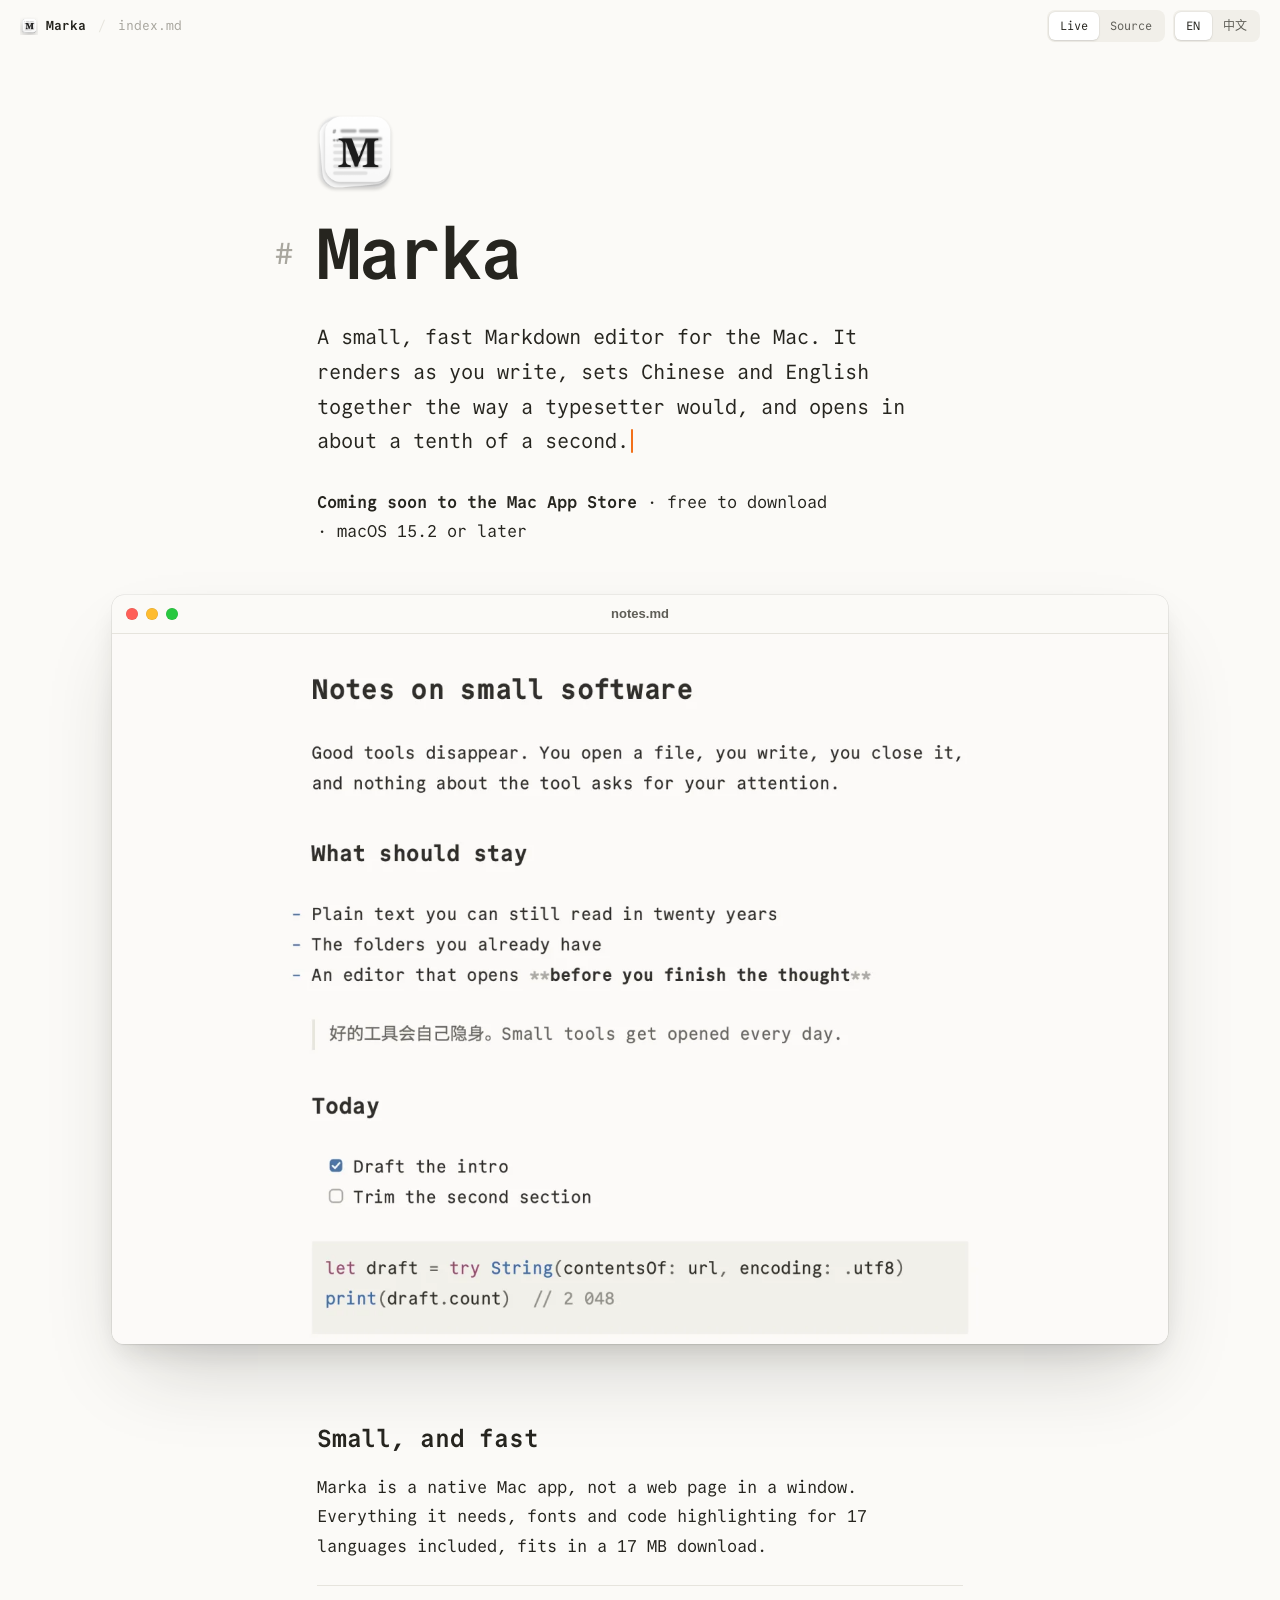
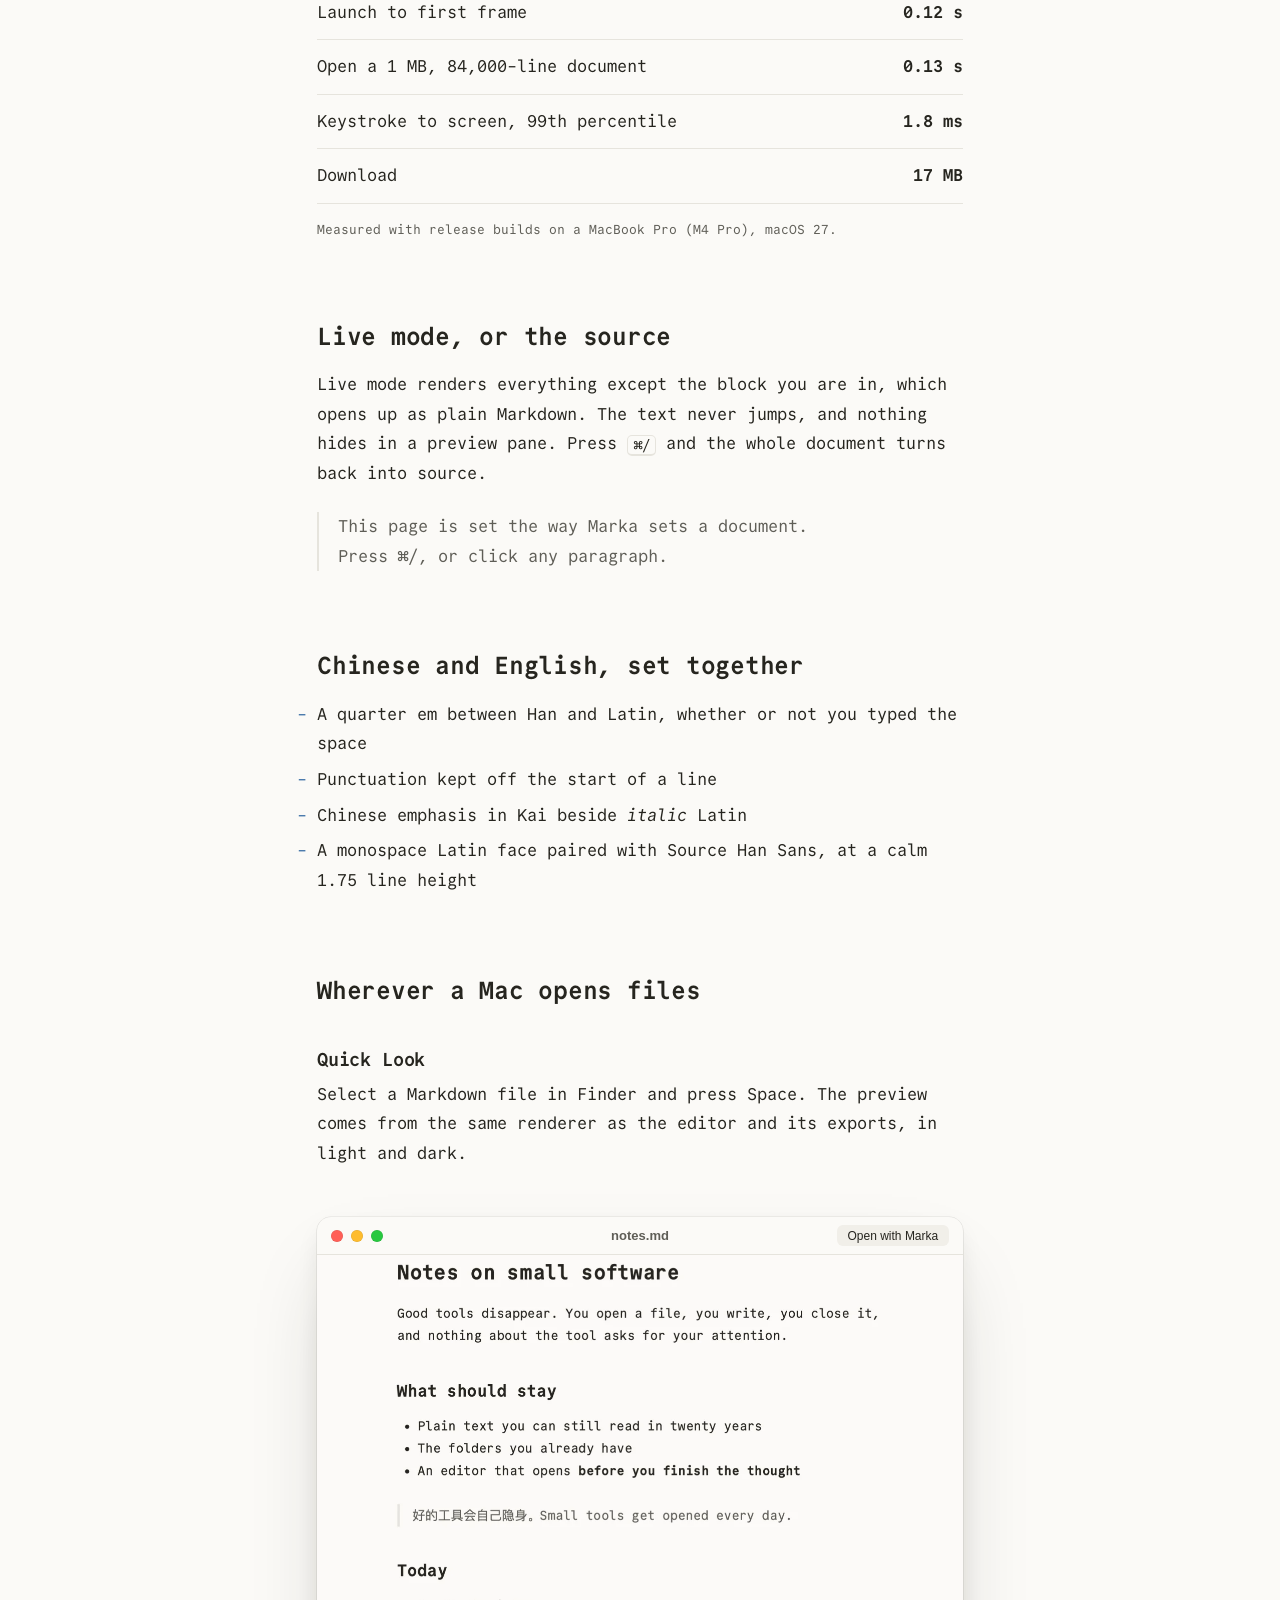
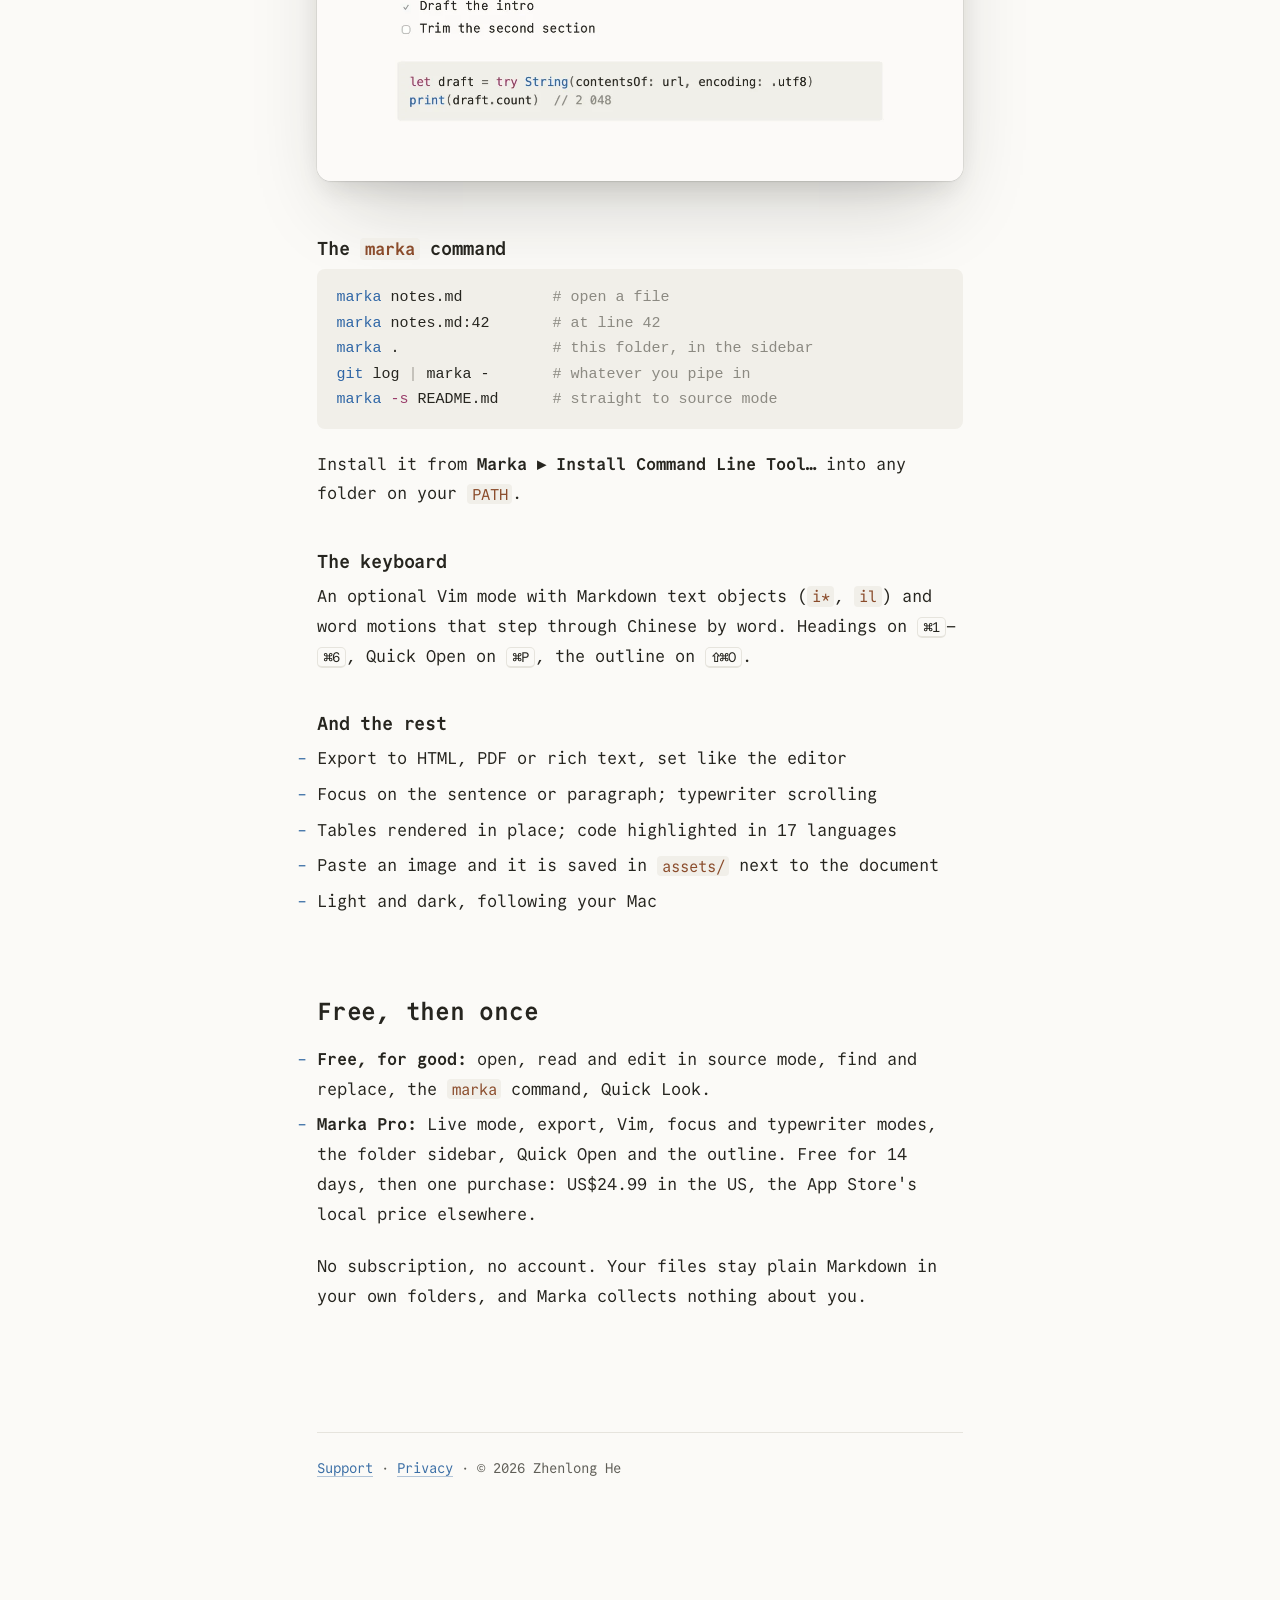
<file: index.html>
<!DOCTYPE html>
<html lang="en" data-mode="live">
<head>
<meta charset="utf-8">
<meta name="viewport" content="width=device-width, initial-scale=1">
<title>Marka — a small, fast Markdown editor for Mac</title>
<meta name="description" content="Marka renders Markdown as you write, sets Chinese and English together, and opens in about a tenth of a second. Native, 17 MB, no subscription.">
<meta name="color-scheme" content="light dark">
<meta name="theme-color" content="#FBFAF7" media="(prefers-color-scheme: light)">
<meta name="theme-color" content="#1B1B1D" media="(prefers-color-scheme: dark)">
<meta property="og:title" content="Marka — a small, fast Markdown editor for Mac">
<meta property="og:description" content="Marka renders Markdown as you write, sets Chinese and English together, and opens in about a tenth of a second. Native, 17 MB, no subscription.">
<meta property="og:image" content="https://zhenlonghe.github.io/marka/icon.png">
<link rel="icon" href="favicon.png" type="image/png">
<link rel="apple-touch-icon" href="icon.png">
<link rel="preload" href="fonts/CommitMono-400.woff2" as="font" type="font/woff2" crossorigin>
<link rel="stylesheet" href="site.css">
<script>
  // Before first paint: the visitor's language, so the other one never flashes.
  (function () {
    var lang;
    try { lang = localStorage.getItem("marka.lang"); } catch (e) {}
    var query = /[?&]lang=(en|zh)/.exec(location.search);
    if (query) lang = query[1];
    if (!lang) lang = /^zh/i.test((navigator.languages || [navigator.language])[0] || "") ? "zh" : "en";
    document.documentElement.dataset.lang = lang;
    document.documentElement.lang = lang === "zh" ? "zh-Hans" : "en";
  })();
</script>
</head>
<body>
<!--
THESIS: The page is a Marka document in Live mode; ⌘/ turns the whole page back into its Markdown. Refuses the hero-screenshot-plus-feature-grid.
OWN-WORLD: Marka's own editor: paper #FBFAF7 / ink #26251F (dark #1B1B1D / #DAD8D2), markup grey #A8A69E, accent #3A6EA5, orange caret #F2701A; Commit Mono with Noto Sans SC at 17/1.75 on a 38em measure; syntax hanging in the gutter; macOS window and Quick Look frames around real renders.
STORY: A writer sees what Marka is (small, fast, native, bilingual typesetting), proves Live mode on the page itself, sees Finder and terminal fit, reads the honest price.
FIRST VIEWPORT: Icon, "# Marka" large, the one-sentence pitch ending in a blinking caret, the App Store line, then the real editor window rising into view; top right: Live/Source and EN/中文; bottom right: the word-count status bar.
FORM: Candidate 1 of 7 on the ordered list ("this page is a Marka document"); seed adb9ee64.
FINISH: unreviewed and undocumented is unfinished; this build ends with the finish review, the verdict, DESIGN.md, and every shipping raster carrying its provenance
-->
<header class="chrome">
  <a class="home" href="./"><img src="favicon.png" alt="" width="18" height="18"><span>Marka</span></a>
  <span class="file">index.md</span>
  <div class="controls">
    <div class="segmented" role="group" aria-label="View" data-label-en="View" data-label-zh="视图">
      <button type="button" data-mode="live" aria-pressed="true">Live</button>
      <button type="button" data-mode="source" aria-pressed="false" data-en="Source" data-zh="源码">Source</button>
    </div>
    <div class="segmented" role="group" aria-label="Language">
      <button type="button" data-set-lang="en" lang="en" aria-pressed="true">EN</button>
      <button type="button" data-set-lang="zh" lang="zh-Hans" aria-pressed="false">中文</button>
    </div>
  </div>
</header>

<main id="document">
<article lang="en" data-lang="en" data-title="Marka — a small, fast Markdown editor for Mac" data-description="Marka renders Markdown as you write, sets Chinese and English together, and opens in about a tenth of a second. Native, 17 MB, no subscription.">
<div class="block image"><p class="src"><span class="m">![Marka app icon](icon.png)</span></p><figure class="icon"><img src="icon.png" alt="Marka app icon" width="128" height="128"></figure></div>
<h1 class="block" id="marka"><span class="m hang"># </span>Marka</h1>
<p class="block">A small, fast Markdown editor for the Mac. It renders as you write, sets Chinese and English together the way a typesetter would, and opens in about a tenth of a second.<span class="caret" aria-hidden="true"></span></p>
<p class="block"><strong><span class="m">**</span>Coming soon to the Mac App Store<span class="m">**</span></strong> · free to download · macOS 15.2 or later</p>
<div class="block image"><p class="src"><span class="m">![Marka in Live mode, editing notes.md](shots/editor-en.webp)</span></p><figure class="window"><div class="bar"><span class="lights" aria-hidden="true"><i></i><i></i><i></i></span><span class="name">notes.md</span></div><picture><source srcset="shots/editor-en-dark.webp" media="(prefers-color-scheme: dark)"><img src="shots/editor-en-light.webp" alt="Marka in Live mode, editing notes.md" width="1560" height="1050" loading="lazy" decoding="async"></picture></figure></div>
<h2 class="block" id="small-and-fast"><span class="m hang">## </span>Small, and fast</h2>
<p class="block">Marka is a native Mac app, not a web page in a window. Everything it needs, fonts and code highlighting for 17 languages included, fits in a 17 MB download.</p>
<div class="block table"><table><thead><tr><th style="text-align:left"></th><th style="text-align:right"></th></tr></thead><tbody><tr><td style="text-align:left">Launch to first frame</td><td style="text-align:right">0.12 s</td></tr><tr><td style="text-align:left">Open a 1 MB, 84,000-line document</td><td style="text-align:right">0.13 s</td></tr><tr><td style="text-align:left">Keystroke to screen, 99th percentile</td><td style="text-align:right">1.8 ms</td></tr><tr><td style="text-align:left">Download</td><td style="text-align:right">17 MB</td></tr></tbody></table><pre class="src m">| | |
|---|---:|
| Launch to first frame | 0.12 s |
| Open a 1 MB, 84,000-line document | 0.13 s |
| Keystroke to screen, 99th percentile | 1.8 ms |
| Download | 17 MB |</pre></div>
<p class="block note">Measured with release builds on a MacBook Pro (M4 Pro), macOS 27.</p>
<h2 class="block" id="live-mode-or-the-source"><span class="m hang">## </span>Live mode, or the source</h2>
<p class="block">Live mode renders everything except the block you are in, which opens up as plain Markdown. The text never jumps, and nothing hides in a preview pane. Press <kbd>⌘/</kbd> and the whole document turns back into source.</p>
<blockquote class="block"><p><span class="m hang">&gt; </span>This page is set the way Marka sets a document.<br><span class="m hang">&gt; </span>Press ⌘/, or click any paragraph.</p></blockquote>
<h2 class="block" id="chinese-and-english-set-together"><span class="m hang">## </span>Chinese and English, set together</h2>
<ul class="block"><li><span class="m hang bullet">- </span>A quarter em between Han and Latin, whether or not you typed the space</li><li><span class="m hang bullet">- </span>Punctuation kept off the start of a line</li><li><span class="m hang bullet">- </span>Chinese emphasis in Kai beside <em><span class="m">*</span>italic<span class="m">*</span></em> Latin</li><li><span class="m hang bullet">- </span>A monospace Latin face paired with Source Han Sans, at a calm 1.75 line height</li></ul>
<h2 class="block" id="wherever-a-mac-opens-files"><span class="m hang">## </span>Wherever a Mac opens files</h2>
<h3 class="block" id="quick-look"><span class="m hang">### </span>Quick Look</h3>
<p class="block">Select a Markdown file in Finder and press Space. The preview comes from the same renderer as the editor and its exports, in light and dark.</p>
<div class="block image"><p class="src"><span class="m">![Quick Look preview of notes.md in Finder](shots/quicklook-en.webp)</span></p><figure class="quicklook"><div class="bar"><span class="lights" aria-hidden="true"><i></i><i></i><i></i></span><span class="name">notes.md</span><span class="open" aria-hidden="true">Marka</span></div><picture><source srcset="shots/quicklook-en-dark.webp" media="(prefers-color-scheme: dark)"><img src="shots/quicklook-en-light.webp" alt="Quick Look preview of notes.md in Finder" width="1290" height="1050" loading="lazy" decoding="async"></picture></figure></div>
<h3 class="block" id="the-marka-command"><span class="m hang">### </span>The <code><span class="m">`</span>marka<span class="m">`</span></code> command</h3>
<div class="block code"><span class="m fence">```sh</span><pre><code><span class="t-fn">marka</span> notes.md        <span class="t-com">  # open a file</span>
<span class="t-fn">marka</span> notes.md:42     <span class="t-com">  # at line 42</span>
<span class="t-fn">marka</span> .               <span class="t-com">  # this folder, in the sidebar</span>
<span class="t-fn">git</span> log <span class="t-op">|</span> marka -     <span class="t-com">  # whatever you pipe in</span>
<span class="t-fn">marka</span> <span class="t-kw">-s</span> README.md    <span class="t-com">  # straight to source mode</span></code></pre><span class="m fence">```</span></div>
<p class="block">Install it from <strong><span class="m">**</span>Marka ▸ Install Command Line Tool…<span class="m">**</span></strong> into any folder on your <code><span class="m">`</span>PATH<span class="m">`</span></code>.</p>
<h3 class="block" id="the-keyboard"><span class="m hang">### </span>The keyboard</h3>
<p class="block">An optional Vim mode with Markdown text objects (<code><span class="m">`</span>i*<span class="m">`</span></code>, <code><span class="m">`</span>il<span class="m">`</span></code>) and word motions that step through Chinese by word. Headings on <kbd>⌘1</kbd>–<kbd>⌘6</kbd>, Quick Open on <kbd>⌘P</kbd>, the outline on <kbd>⇧⌘O</kbd>.</p>
<h3 class="block" id="and-the-rest"><span class="m hang">### </span>And the rest</h3>
<ul class="block"><li><span class="m hang bullet">- </span>Export to HTML, PDF or rich text, set like the editor</li><li><span class="m hang bullet">- </span>Focus on the sentence or paragraph; typewriter scrolling</li><li><span class="m hang bullet">- </span>Tables rendered in place; code highlighted in 17 languages</li><li><span class="m hang bullet">- </span>Paste an image and it is saved in <code><span class="m">`</span>assets/<span class="m">`</span></code> next to the document</li><li><span class="m hang bullet">- </span>Light and dark, following your Mac</li></ul>
<h2 class="block" id="free-then-once"><span class="m hang">## </span>Free, then once</h2>
<ul class="block"><li><span class="m hang bullet">- </span><strong><span class="m">**</span>Free, for good:<span class="m">**</span></strong> open, read and edit in source mode, find and replace, the <code><span class="m">`</span>marka<span class="m">`</span></code> command, Quick Look.</li><li><span class="m hang bullet">- </span><strong><span class="m">**</span>Marka Pro:<span class="m">**</span></strong> Live mode, export, Vim, focus and typewriter modes, the folder sidebar, Quick Open and the outline. Free for 14 days, then one purchase: US$24.99 in the US, the App Store's local price elsewhere.</li></ul>
<p class="block">No subscription, no account. Your files stay plain Markdown in your own folders, and Marka collects nothing about you.</p>
<div class="block rule"><span class="m">---</span><hr></div>
<p class="block"><a href="support.html"><span class="m">[</span>Support<span class="m">](support.html)</span></a> · <a href="privacy.html"><span class="m">[</span>Privacy<span class="m">](privacy.html)</span></a> · © 2026 Zhenlong He</p>
</article>
<article lang="zh-Hans" data-lang="zh" data-title="Marka — 小而快的 Mac Markdown 编辑器" data-description="Marka 边写边渲染 Markdown，像排字师傅一样处理中英混排，打开只要约 0.1 秒。原生应用，17 MB，没有订阅。">
<div class="block image"><p class="src"><span class="m">![Marka 应用图标](icon.png)</span></p><figure class="icon"><img src="icon.png" alt="Marka 应用图标" width="128" height="128"></figure></div>
<h1 class="block" id="marka"><span class="m hang"># </span>Marka</h1>
<p class="block">小而快的 Mac Markdown 编辑器。边写边渲染，像排字师傅一样处理中英混排，打开只要十分之一秒左右。<span class="caret" aria-hidden="true"></span></p>
<p class="block"><strong><span class="m">**</span>即将登陆 Mac App Store<span class="m">**</span></strong> · 免费下载 · macOS 15.2 或更新版本</p>
<div class="block image"><p class="src"><span class="m">![Marka 的 Live 模式，正在编辑 notes.md](shots/editor-zh.webp)</span></p><figure class="window"><div class="bar"><span class="lights" aria-hidden="true"><i></i><i></i><i></i></span><span class="name">notes.md</span></div><picture><source srcset="shots/editor-zh-dark.webp" media="(prefers-color-scheme: dark)"><img src="shots/editor-zh-light.webp" alt="Marka 的 Live 模式，正在编辑 notes.md" width="1560" height="1050" loading="lazy" decoding="async"></picture></figure></div>
<h2 class="block" id="小-而且快"><span class="m hang">## </span>小，而且快</h2>
<p class="block">Marka 是原生 Mac 应用，不是套在窗口里的网页。字体、17 种语言的代码高亮全都算上，下载只有 17 MB。</p>
<div class="block table"><table><thead><tr><th style="text-align:left"></th><th style="text-align:right"></th></tr></thead><tbody><tr><td style="text-align:left">启动到第一帧</td><td style="text-align:right">0.12 秒</td></tr><tr><td style="text-align:left">打开 1 MB、8.4 万行的文档</td><td style="text-align:right">0.13 秒</td></tr><tr><td style="text-align:left">按键到上屏（99 分位）</td><td style="text-align:right">1.8 毫秒</td></tr><tr><td style="text-align:left">下载大小</td><td style="text-align:right">17 MB</td></tr></tbody></table><pre class="src m">| | |
|---|---:|
| 启动到第一帧 | 0.12 秒 |
| 打开 1 MB、8.4 万行的文档 | 0.13 秒 |
| 按键到上屏（99 分位） | 1.8 毫秒 |
| 下载大小 | 17 MB |</pre></div>
<p class="block note">使用正式版构建，在 MacBook Pro（M4 Pro）、macOS 27 上实测。</p>
<h2 class="block" id="live-模式-或者源码"><span class="m hang">## </span>Live 模式，或者源码</h2>
<p class="block">Live 模式渲染光标所在块以外的一切，光标所在的块展开成 Markdown 源码。文字不会跳动，也没有另开一栏预览。按 <kbd>⌘/</kbd>，整篇文档立刻变回源码。</p>
<blockquote class="block"><p><span class="m hang">&gt; </span>这一页就是按 Marka 排文档的方式排的。<br><span class="m hang">&gt; </span>按 ⌘/ 试试，或者点一下任意段落。</p></blockquote>
<h2 class="block" id="中文和英文-排在一起"><span class="m hang">## </span>中文和英文，排在一起</h2>
<ul class="block"><li><span class="m hang bullet">- </span>汉字与西文之间留四分之一个字宽，不管你有没有手打空格</li><li><span class="m hang bullet">- </span>标点不会出现在行首</li><li><span class="m hang bullet">- </span>中文强调用楷体，西文用<em><span class="m">*</span>斜体<span class="m">*</span></em></li><li><span class="m hang bullet">- </span>等宽西文字体配思源黑体，1.75 倍行距，读起来不累</li></ul>
<h2 class="block" id="mac-上打开文件的地方-都有它"><span class="m hang">## </span>Mac 上打开文件的地方，都有它</h2>
<h3 class="block" id="quick-look"><span class="m hang">### </span>Quick Look</h3>
<p class="block">在访达里选中 Markdown 文件，按空格。预览和编辑器、导出用的是同一套渲染器，明暗模式都支持。</p>
<div class="block image"><p class="src"><span class="m">![访达里 notes.md 的 Quick Look 预览](shots/quicklook-zh.webp)</span></p><figure class="quicklook"><div class="bar"><span class="lights" aria-hidden="true"><i></i><i></i><i></i></span><span class="name">notes.md</span><span class="open" aria-hidden="true">Marka</span></div><picture><source srcset="shots/quicklook-zh-dark.webp" media="(prefers-color-scheme: dark)"><img src="shots/quicklook-zh-light.webp" alt="访达里 notes.md 的 Quick Look 预览" width="1290" height="1050" loading="lazy" decoding="async"></picture></figure></div>
<h3 class="block" id="marka-命令"><span class="m hang">### </span><code><span class="m">`</span>marka<span class="m">`</span></code> 命令</h3>
<div class="block code"><span class="m fence">```sh</span><pre><code><span class="t-fn">marka</span> notes.md        <span class="t-com">  # 打开文件</span>
<span class="t-fn">marka</span> notes.md:42     <span class="t-com">  # 跳到第 42 行</span>
<span class="t-fn">marka</span> .               <span class="t-com">  # 在边栏打开当前文件夹</span>
<span class="t-fn">git</span> log <span class="t-op">|</span> marka -     <span class="t-com">  # 打开管道输入</span>
<span class="t-fn">marka</span> <span class="t-kw">-s</span> README.md    <span class="t-com">  # 直接进源码模式</span></code></pre><span class="m fence">```</span></div>
<p class="block">在 <strong><span class="m">**</span>Marka ▸ 安装命令行工具…<span class="m">**</span></strong> 里选一个 <code><span class="m">`</span>PATH<span class="m">`</span></code> 中的文件夹即可。</p>
<h3 class="block" id="键盘"><span class="m hang">### </span>键盘</h3>
<p class="block">可选的 Vim 模式，带 Markdown 专用的文本对象（<code><span class="m">`</span>i*<span class="m">`</span></code>、<code><span class="m">`</span>il<span class="m">`</span></code>），<code><span class="m">`</span>w<span class="m">`</span></code>、<code><span class="m">`</span>b<span class="m">`</span></code> 能按词在中文里移动。<kbd>⌘1</kbd>–<kbd>⌘6</kbd> 设标题，<kbd>⌘P</kbd> 快速打开，<kbd>⇧⌘O</kbd> 看大纲。</p>
<h3 class="block" id="还有"><span class="m hang">### </span>还有</h3>
<ul class="block"><li><span class="m hang bullet">- </span>导出 HTML、PDF、富文本，排版和编辑器一致</li><li><span class="m hang bullet">- </span>专注当前句或当前段，打字机滚动</li><li><span class="m hang bullet">- </span>表格原地渲染，代码高亮支持 17 种语言</li><li><span class="m hang bullet">- </span>粘贴图片，自动存到文档旁的 <code><span class="m">`</span>assets/<span class="m">`</span></code></li><li><span class="m hang bullet">- </span>明暗模式跟随系统</li></ul>
<h2 class="block" id="先免费-再一次买断"><span class="m hang">## </span>先免费，再一次买断</h2>
<ul class="block"><li><span class="m hang bullet">- </span><strong><span class="m">**</span>永久免费：<span class="m">**</span></strong>打开、阅读、源码模式编辑、查找替换、<code><span class="m">`</span>marka<span class="m">`</span></code> 命令、Quick Look。</li><li><span class="m hang bullet">- </span><strong><span class="m">**</span>Marka Pro：<span class="m">**</span></strong>Live 模式、导出、Vim、专注与打字机模式、文件夹边栏、快速打开与大纲。免费试用 14 天，之后一次买断（美区 US$24.99，其他地区以 App Store 标价为准）。</li></ul>
<p class="block">没有订阅，不用注册。文件始终是你自己文件夹里的纯 Markdown，Marka 不收集任何关于你的信息。</p>
<div class="block rule"><span class="m">---</span><hr></div>
<p class="block"><a href="support.html"><span class="m">[</span>支持<span class="m">](support.html)</span></a> · <a href="privacy.html"><span class="m">[</span>隐私<span class="m">](privacy.html)</span></a> · © 2026 Zhenlong He</p>
</article>
</main>

<footer class="status" aria-live="off"><span class="mode"></span><span class="count"></span></footer>
<script src="site.js" defer></script>
</body>
</html>
</file>
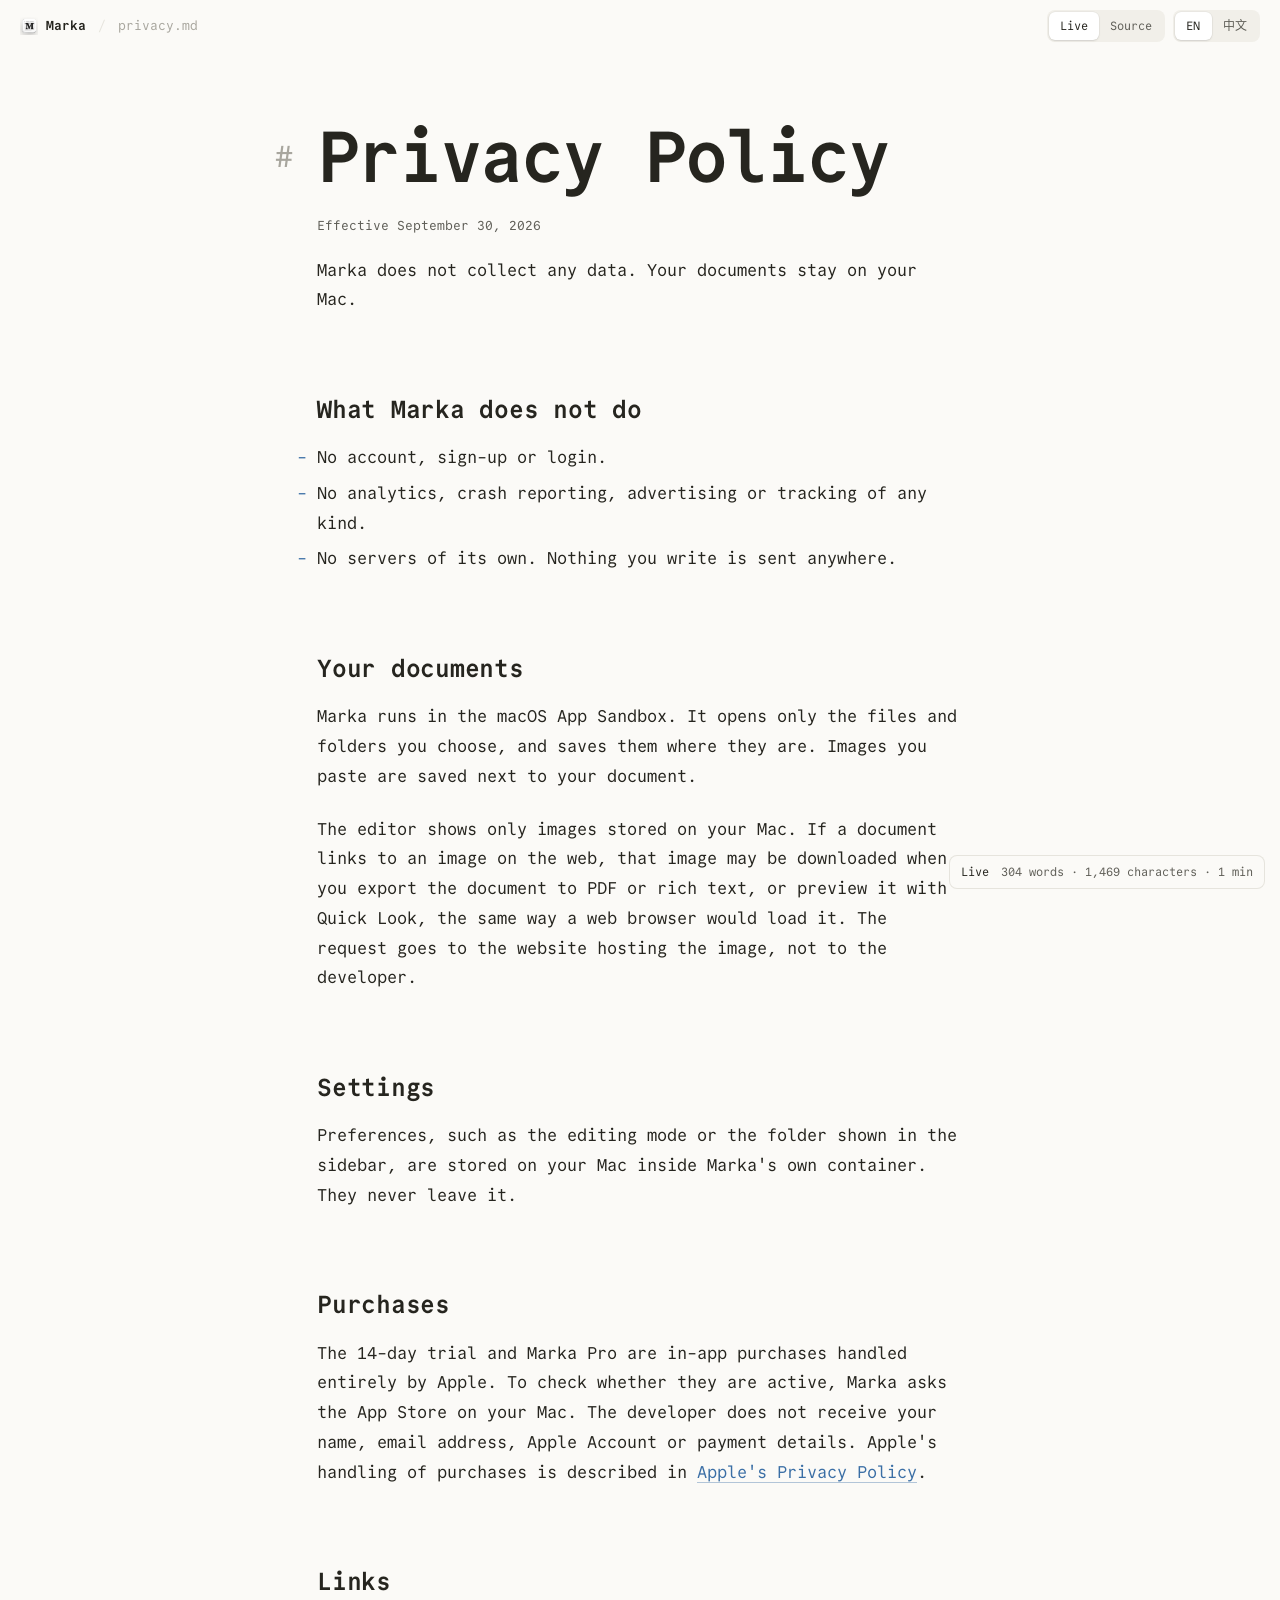
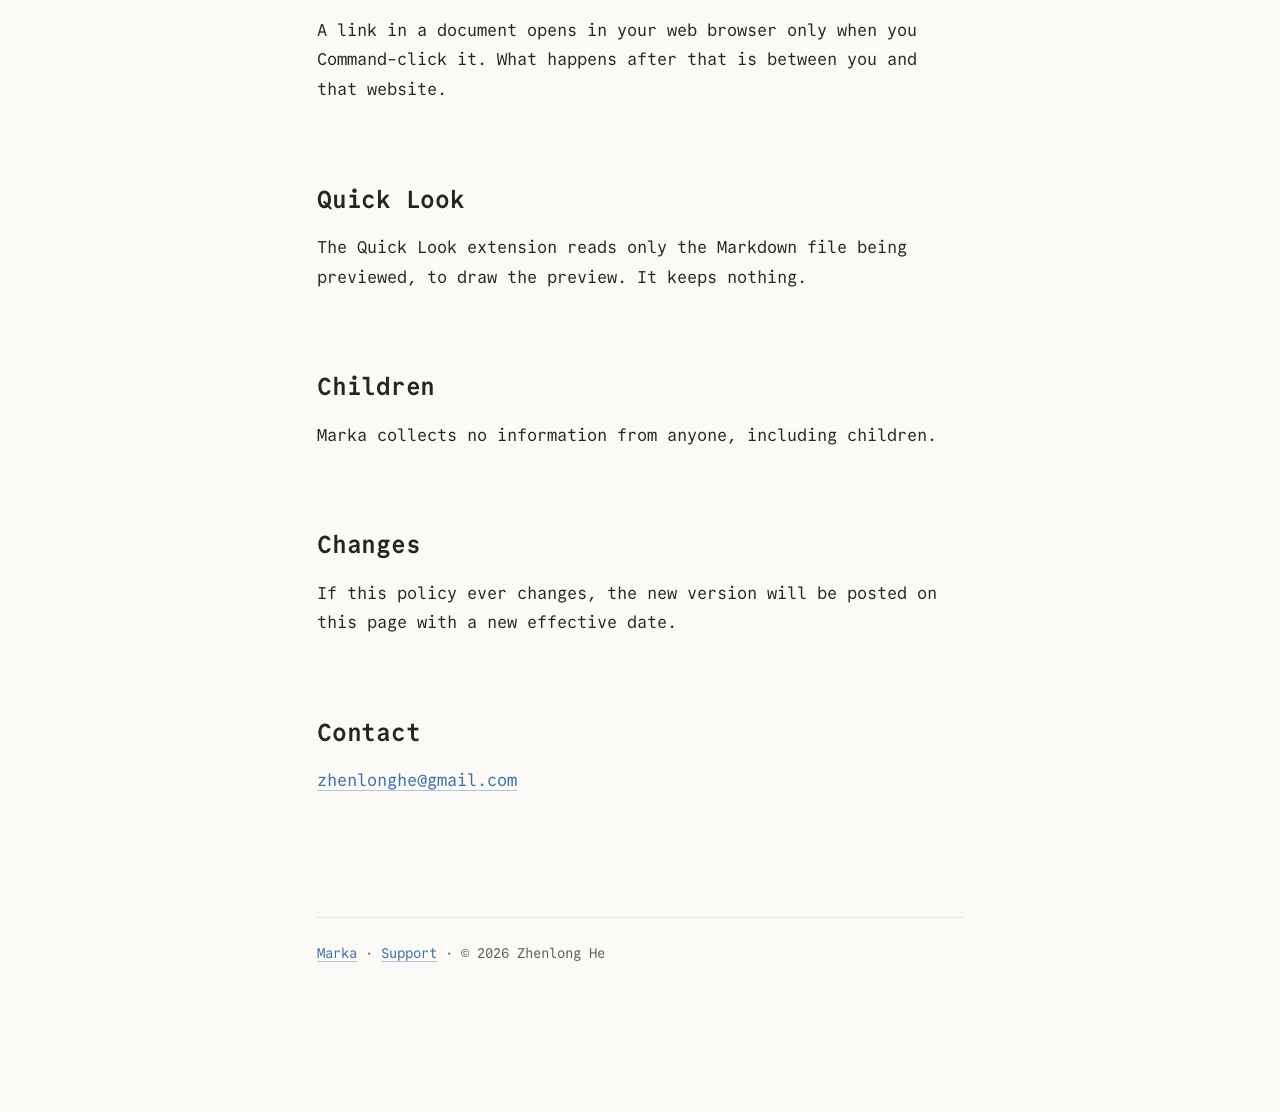
<file: privacy.html>
<!DOCTYPE html>
<html lang="en" data-mode="live">
<head>
<meta charset="utf-8">
<meta name="viewport" content="width=device-width, initial-scale=1">
<title>Marka — Privacy Policy</title>
<meta name="description" content="Marka does not collect any data. Your documents stay on your Mac.">
<meta name="color-scheme" content="light dark">
<meta name="theme-color" content="#FBFAF7" media="(prefers-color-scheme: light)">
<meta name="theme-color" content="#1B1B1D" media="(prefers-color-scheme: dark)">
<meta property="og:title" content="Marka — Privacy Policy">
<meta property="og:description" content="Marka does not collect any data. Your documents stay on your Mac.">
<meta property="og:image" content="https://zhenlonghe.github.io/marka/icon.png">
<link rel="icon" href="favicon.png" type="image/png">
<link rel="apple-touch-icon" href="icon.png">
<link rel="preload" href="fonts/CommitMono-400.woff2" as="font" type="font/woff2" crossorigin>
<link rel="stylesheet" href="site.css">
<script>
  // Before first paint: the visitor's language, so the other one never flashes.
  (function () {
    var lang;
    try { lang = localStorage.getItem("marka.lang"); } catch (e) {}
    var query = /[?&]lang=(en|zh)/.exec(location.search);
    if (query) lang = query[1];
    if (!lang) lang = /^zh/i.test((navigator.languages || [navigator.language])[0] || "") ? "zh" : "en";
    document.documentElement.dataset.lang = lang;
    document.documentElement.lang = lang === "zh" ? "zh-Hans" : "en";
  })();
</script>
</head>
<body>
<!--
THESIS: The page is a Marka document in Live mode; ⌘/ turns the whole page back into its Markdown. Refuses the hero-screenshot-plus-feature-grid.
OWN-WORLD: Marka's own editor: paper #FBFAF7 / ink #26251F (dark #1B1B1D / #DAD8D2), markup grey #A8A69E, accent #3A6EA5, orange caret #F2701A; Commit Mono with Noto Sans SC at 17/1.75 on a 38em measure; syntax hanging in the gutter; macOS window and Quick Look frames around real renders.
STORY: A writer sees what Marka is (small, fast, native, bilingual typesetting), proves Live mode on the page itself, sees Finder and terminal fit, reads the honest price.
FIRST VIEWPORT: Icon, "# Marka" large, the one-sentence pitch ending in a blinking caret, the App Store line, then the real editor window rising into view; top right: Live/Source and EN/中文; bottom right: the word-count status bar.
FORM: Candidate 1 of 7 on the ordered list ("this page is a Marka document"); seed adb9ee64.
FINISH: unreviewed and undocumented is unfinished; this build ends with the finish review, the verdict, DESIGN.md, and every shipping raster carrying its provenance
-->
<header class="chrome">
  <a class="home" href="./"><img src="favicon.png" alt="" width="18" height="18"><span>Marka</span></a>
  <span class="file">privacy.md</span>
  <div class="controls">
    <div class="segmented" role="group" aria-label="View" data-label-en="View" data-label-zh="视图">
      <button type="button" data-mode="live" aria-pressed="true">Live</button>
      <button type="button" data-mode="source" aria-pressed="false" data-en="Source" data-zh="源码">Source</button>
    </div>
    <div class="segmented" role="group" aria-label="Language">
      <button type="button" data-set-lang="en" lang="en" aria-pressed="true">EN</button>
      <button type="button" data-set-lang="zh" lang="zh-Hans" aria-pressed="false">中文</button>
    </div>
  </div>
</header>

<main id="document">
<article lang="en" data-lang="en" data-title="Marka — Privacy Policy" data-description="Marka does not collect any data. Your documents stay on your Mac.">
<h1 class="block" id="privacy-policy"><span class="m hang"># </span>Privacy Policy</h1>
<p class="block note">Effective September 30, 2026</p>
<p class="block">Marka does not collect any data. Your documents stay on your Mac.</p>
<h2 class="block" id="what-marka-does-not-do"><span class="m hang">## </span>What Marka does not do</h2>
<ul class="block"><li><span class="m hang bullet">- </span>No account, sign-up or login.</li><li><span class="m hang bullet">- </span>No analytics, crash reporting, advertising or tracking of any kind.</li><li><span class="m hang bullet">- </span>No servers of its own. Nothing you write is sent anywhere.</li></ul>
<h2 class="block" id="your-documents"><span class="m hang">## </span>Your documents</h2>
<p class="block">Marka runs in the macOS App Sandbox. It opens only the files and folders you choose, and saves them where they are. Images you paste are saved next to your document.</p>
<p class="block">The editor shows only images stored on your Mac. If a document links to an image on the web, that image may be downloaded when you export the document to PDF or rich text, or preview it with Quick Look, the same way a web browser would load it. The request goes to the website hosting the image, not to the developer.</p>
<h2 class="block" id="settings"><span class="m hang">## </span>Settings</h2>
<p class="block">Preferences, such as the editing mode or the folder shown in the sidebar, are stored on your Mac inside Marka's own container. They never leave it.</p>
<h2 class="block" id="purchases"><span class="m hang">## </span>Purchases</h2>
<p class="block">The 14-day trial and Marka Pro are in-app purchases handled entirely by Apple. To check whether they are active, Marka asks the App Store on your Mac. The developer does not receive your name, email address, Apple Account or payment details. Apple's handling of purchases is described in <a href="https://www.apple.com/legal/privacy/" rel="noopener"><span class="m">[</span>Apple's Privacy Policy<span class="m">](https://www.apple.com/legal/privacy/)</span></a>.</p>
<h2 class="block" id="links"><span class="m hang">## </span>Links</h2>
<p class="block">A link in a document opens in your web browser only when you Command-click it. What happens after that is between you and that website.</p>
<h2 class="block" id="quick-look"><span class="m hang">## </span>Quick Look</h2>
<p class="block">The Quick Look extension reads only the Markdown file being previewed, to draw the preview. It keeps nothing.</p>
<h2 class="block" id="children"><span class="m hang">## </span>Children</h2>
<p class="block">Marka collects no information from anyone, including children.</p>
<h2 class="block" id="changes"><span class="m hang">## </span>Changes</h2>
<p class="block">If this policy ever changes, the new version will be posted on this page with a new effective date.</p>
<h2 class="block" id="contact"><span class="m hang">## </span>Contact</h2>
<p class="block"><a href="mailto:zhenlonghe@gmail.com?subject=Marka%20privacy"><span class="m">[</span>zhenlonghe@gmail.com<span class="m">](mailto:zhenlonghe@gmail.com?subject=Marka%20privacy)</span></a></p>
<div class="block rule"><span class="m">---</span><hr></div>
<p class="block"><a href="./"><span class="m">[</span>Marka<span class="m">](./)</span></a> · <a href="support.html"><span class="m">[</span>Support<span class="m">](support.html)</span></a> · © 2026 Zhenlong He</p>
</article>
<article lang="zh-Hans" data-lang="zh" data-title="Marka — 隐私政策" data-description="Marka 不收集任何数据。你的文档只留在你的 Mac 上。">
<h1 class="block" id="隐私政策"><span class="m hang"># </span>隐私政策</h1>
<p class="block note">生效日期：2026 年 9 月 30 日</p>
<p class="block">Marka 不收集任何数据。你的文档只留在你的 Mac 上。</p>
<h2 class="block" id="marka-不做的事"><span class="m hang">## </span>Marka 不做的事</h2>
<ul class="block"><li><span class="m hang bullet">- </span>没有账户，不需要注册或登录。</li><li><span class="m hang bullet">- </span>没有统计分析、崩溃上报、广告或任何形式的追踪。</li><li><span class="m hang bullet">- </span>没有自己的服务器。你写的任何内容都不会被发送出去。</li></ul>
<h2 class="block" id="你的文档"><span class="m hang">## </span>你的文档</h2>
<p class="block">Marka 在 macOS App 沙盒中运行，只打开你选择的文件和文件夹，并保存在原处。粘贴的图片保存在文档旁边。</p>
<p class="block">编辑器只显示存在你 Mac 上的图片。如果文档引用了网络上的图片，在导出 PDF、拷贝为富文本或用 Quick Look 预览时，这些图片可能会像在浏览器里一样被下载。请求发往托管图片的网站，而不是开发者。</p>
<h2 class="block" id="设置"><span class="m hang">## </span>设置</h2>
<p class="block">编辑模式、边栏文件夹等偏好设置保存在你的 Mac 上 Marka 自己的容器里，不会离开这台 Mac。</p>
<h2 class="block" id="购买"><span class="m hang">## </span>购买</h2>
<p class="block">14 天试用和 Marka Pro 都是 App 内购买，完全由 Apple 处理。为了确认它们是否有效，Marka 会向 Mac 上的 App Store 查询。开发者不会获得你的姓名、邮箱、Apple 账户或付款信息。Apple 如何处理购买，见 <a href="https://www.apple.com/legal/privacy/" rel="noopener"><span class="m">[</span>Apple 隐私政策<span class="m">](https://www.apple.com/legal/privacy/)</span></a>。</p>
<h2 class="block" id="链接"><span class="m hang">## </span>链接</h2>
<p class="block">文档里的链接只有在你按住 Command 点击时才会在浏览器中打开。之后发生的事与该网站有关。</p>
<h2 class="block" id="quick-look"><span class="m hang">## </span>Quick Look</h2>
<p class="block">Quick Look 扩展只读取正在预览的 Markdown 文件，用来绘制预览，不保留任何内容。</p>
<h2 class="block" id="儿童"><span class="m hang">## </span>儿童</h2>
<p class="block">Marka 不收集任何人的信息，包括儿童。</p>
<h2 class="block" id="变更"><span class="m hang">## </span>变更</h2>
<p class="block">如果本政策有变化，新版本会发布在此页面，并更新生效日期。</p>
<h2 class="block" id="联系"><span class="m hang">## </span>联系</h2>
<p class="block"><a href="mailto:zhenlonghe@gmail.com?subject=Marka%20privacy"><span class="m">[</span>zhenlonghe@gmail.com<span class="m">](mailto:zhenlonghe@gmail.com?subject=Marka%20privacy)</span></a></p>
<div class="block rule"><span class="m">---</span><hr></div>
<p class="block"><a href="./"><span class="m">[</span>Marka<span class="m">](./)</span></a> · <a href="support.html"><span class="m">[</span>支持<span class="m">](support.html)</span></a> · © 2026 Zhenlong He</p>
</article>
</main>

<footer class="status" aria-live="off"><span class="mode"></span><span class="count"></span></footer>
<script src="site.js" defer></script>
</body>
</html>
</file>
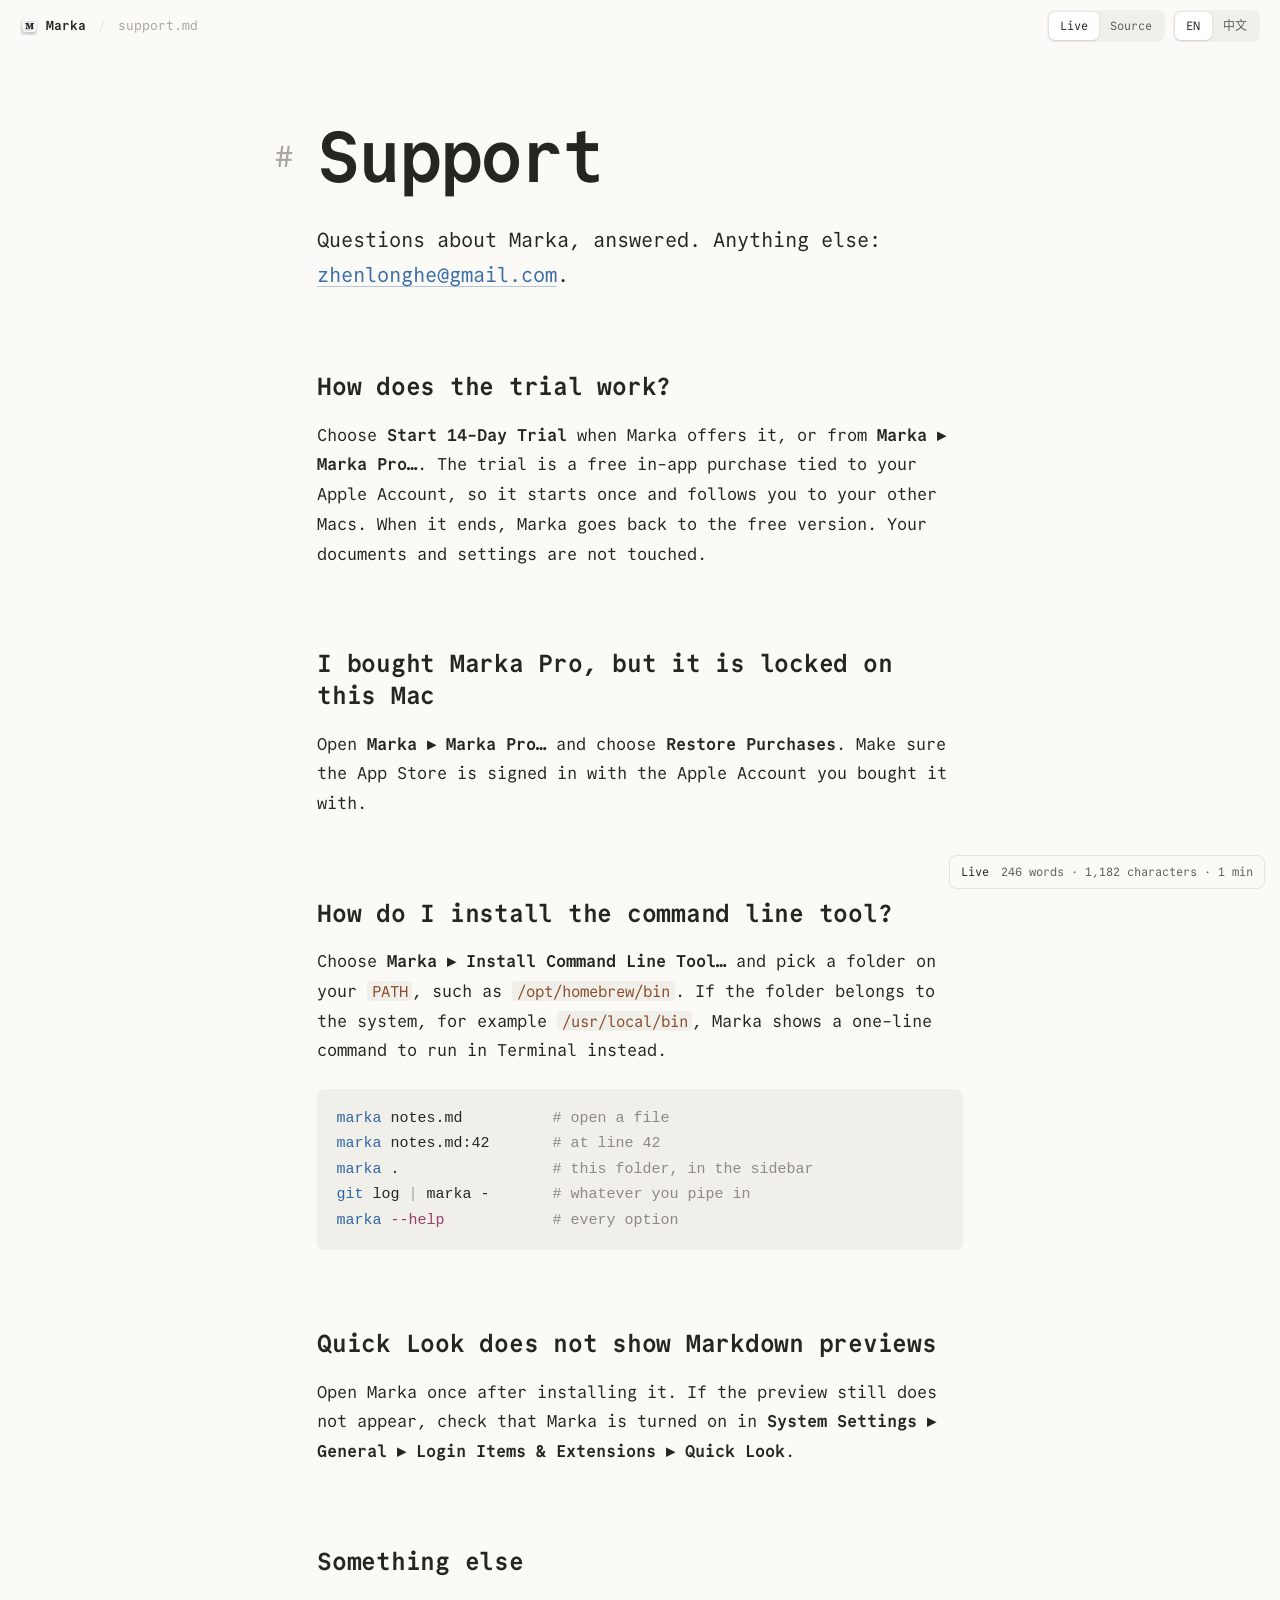
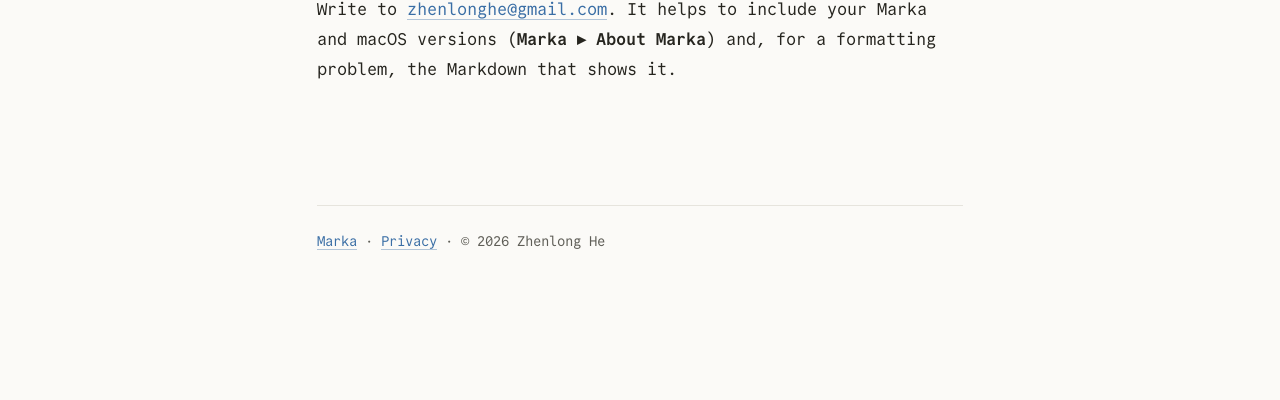
<file: support.html>
<!DOCTYPE html>
<html lang="en" data-mode="live">
<head>
<meta charset="utf-8">
<meta name="viewport" content="width=device-width, initial-scale=1">
<title>Marka — Support</title>
<meta name="description" content="Help with Marka: the trial, restoring purchases, the command line tool and Quick Look.">
<meta name="color-scheme" content="light dark">
<meta name="theme-color" content="#FBFAF7" media="(prefers-color-scheme: light)">
<meta name="theme-color" content="#1B1B1D" media="(prefers-color-scheme: dark)">
<meta property="og:title" content="Marka — Support">
<meta property="og:description" content="Help with Marka: the trial, restoring purchases, the command line tool and Quick Look.">
<meta property="og:image" content="https://zhenlonghe.github.io/marka/icon.png">
<link rel="icon" href="favicon.png" type="image/png">
<link rel="apple-touch-icon" href="icon.png">
<link rel="preload" href="fonts/CommitMono-400.woff2" as="font" type="font/woff2" crossorigin>
<link rel="stylesheet" href="site.css">
<script>
  // Before first paint: the visitor's language, so the other one never flashes.
  (function () {
    var lang;
    try { lang = localStorage.getItem("marka.lang"); } catch (e) {}
    var query = /[?&]lang=(en|zh)/.exec(location.search);
    if (query) lang = query[1];
    if (!lang) lang = /^zh/i.test((navigator.languages || [navigator.language])[0] || "") ? "zh" : "en";
    document.documentElement.dataset.lang = lang;
    document.documentElement.lang = lang === "zh" ? "zh-Hans" : "en";
  })();
</script>
</head>
<body>
<!--
THESIS: The page is a Marka document in Live mode; ⌘/ turns the whole page back into its Markdown. Refuses the hero-screenshot-plus-feature-grid.
OWN-WORLD: Marka's own editor: paper #FBFAF7 / ink #26251F (dark #1B1B1D / #DAD8D2), markup grey #A8A69E, accent #3A6EA5, orange caret #F2701A; Commit Mono with Noto Sans SC at 17/1.75 on a 38em measure; syntax hanging in the gutter; macOS window and Quick Look frames around real renders.
STORY: A writer sees what Marka is (small, fast, native, bilingual typesetting), proves Live mode on the page itself, sees Finder and terminal fit, reads the honest price.
FIRST VIEWPORT: Icon, "# Marka" large, the one-sentence pitch ending in a blinking caret, the App Store line, then the real editor window rising into view; top right: Live/Source and EN/中文; bottom right: the word-count status bar.
FORM: Candidate 1 of 7 on the ordered list ("this page is a Marka document"); seed adb9ee64.
FINISH: unreviewed and undocumented is unfinished; this build ends with the finish review, the verdict, DESIGN.md, and every shipping raster carrying its provenance
-->
<header class="chrome">
  <a class="home" href="./"><img src="favicon.png" alt="" width="18" height="18"><span>Marka</span></a>
  <span class="file">support.md</span>
  <div class="controls">
    <div class="segmented" role="group" aria-label="View" data-label-en="View" data-label-zh="视图">
      <button type="button" data-mode="live" aria-pressed="true">Live</button>
      <button type="button" data-mode="source" aria-pressed="false" data-en="Source" data-zh="源码">Source</button>
    </div>
    <div class="segmented" role="group" aria-label="Language">
      <button type="button" data-set-lang="en" lang="en" aria-pressed="true">EN</button>
      <button type="button" data-set-lang="zh" lang="zh-Hans" aria-pressed="false">中文</button>
    </div>
  </div>
</header>

<main id="document">
<article lang="en" data-lang="en" data-title="Marka — Support" data-description="Help with Marka: the trial, restoring purchases, the command line tool and Quick Look.">
<h1 class="block" id="support"><span class="m hang"># </span>Support</h1>
<p class="block">Questions about Marka, answered. Anything else: <a href="mailto:zhenlonghe@gmail.com?subject=Marka"><span class="m">[</span>zhenlonghe@gmail.com<span class="m">](mailto:zhenlonghe@gmail.com?subject=Marka)</span></a>.</p>
<h2 class="block" id="how-does-the-trial-work"><span class="m hang">## </span>How does the trial work?</h2>
<p class="block">Choose <strong><span class="m">**</span>Start 14-Day Trial<span class="m">**</span></strong> when Marka offers it, or from <strong><span class="m">**</span>Marka ▸ Marka Pro…<span class="m">**</span></strong>. The trial is a free in-app purchase tied to your Apple Account, so it starts once and follows you to your other Macs. When it ends, Marka goes back to the free version. Your documents and settings are not touched.</p>
<h2 class="block" id="i-bought-marka-pro-but-it-is-locked-on-this-mac"><span class="m hang">## </span>I bought Marka Pro, but it is locked on this Mac</h2>
<p class="block">Open <strong><span class="m">**</span>Marka ▸ Marka Pro…<span class="m">**</span></strong> and choose <strong><span class="m">**</span>Restore Purchases<span class="m">**</span></strong>. Make sure the App Store is signed in with the Apple Account you bought it with.</p>
<h2 class="block" id="how-do-i-install-the-command-line-tool"><span class="m hang">## </span>How do I install the command line tool?</h2>
<p class="block">Choose <strong><span class="m">**</span>Marka ▸ Install Command Line Tool…<span class="m">**</span></strong> and pick a folder on your <code><span class="m">`</span>PATH<span class="m">`</span></code>, such as <code><span class="m">`</span>/opt/homebrew/bin<span class="m">`</span></code>. If the folder belongs to the system, for example <code><span class="m">`</span>/usr/local/bin<span class="m">`</span></code>, Marka shows a one-line command to run in Terminal instead.</p>
<div class="block code"><span class="m fence">```sh</span><pre><code><span class="t-fn">marka</span> notes.md        <span class="t-com">  # open a file</span>
<span class="t-fn">marka</span> notes.md:42     <span class="t-com">  # at line 42</span>
<span class="t-fn">marka</span> .               <span class="t-com">  # this folder, in the sidebar</span>
<span class="t-fn">git</span> log <span class="t-op">|</span> marka -     <span class="t-com">  # whatever you pipe in</span>
<span class="t-fn">marka</span> <span class="t-kw">--help</span>          <span class="t-com">  # every option</span></code></pre><span class="m fence">```</span></div>
<h2 class="block" id="quick-look-does-not-show-markdown-previews"><span class="m hang">## </span>Quick Look does not show Markdown previews</h2>
<p class="block">Open Marka once after installing it. If the preview still does not appear, check that Marka is turned on in <strong><span class="m">**</span>System Settings ▸ General ▸ Login Items &amp; Extensions ▸ Quick Look<span class="m">**</span></strong>.</p>
<h2 class="block" id="something-else"><span class="m hang">## </span>Something else</h2>
<p class="block">Write to <a href="mailto:zhenlonghe@gmail.com?subject=Marka"><span class="m">[</span>zhenlonghe@gmail.com<span class="m">](mailto:zhenlonghe@gmail.com?subject=Marka)</span></a>. It helps to include your Marka and macOS versions (<strong><span class="m">**</span>Marka ▸ About Marka<span class="m">**</span></strong>) and, for a formatting problem, the Markdown that shows it.</p>
<div class="block rule"><span class="m">---</span><hr></div>
<p class="block"><a href="./"><span class="m">[</span>Marka<span class="m">](./)</span></a> · <a href="privacy.html"><span class="m">[</span>Privacy<span class="m">](privacy.html)</span></a> · © 2026 Zhenlong He</p>
</article>
<article lang="zh-Hans" data-lang="zh" data-title="Marka — 支持" data-description="Marka 常见问题：试用、恢复购买、命令行工具与 Quick Look。">
<h1 class="block" id="支持"><span class="m hang"># </span>支持</h1>
<p class="block">关于 Marka 的常见问题。其他问题请写信到 <a href="mailto:zhenlonghe@gmail.com?subject=Marka"><span class="m">[</span>zhenlonghe@gmail.com<span class="m">](mailto:zhenlonghe@gmail.com?subject=Marka)</span></a>。</p>
<h2 class="block" id="试用怎么算"><span class="m hang">## </span>试用怎么算？</h2>
<p class="block">在 Marka 弹出的面板里，或 <strong><span class="m">**</span>Marka ▸ Marka Pro…<span class="m">**</span></strong> 中选择<strong><span class="m">**</span>开始 14 天试用<span class="m">**</span></strong>。试用是一个免费的 App 内购买，记在你的 Apple 账户上，只能开始一次，换一台 Mac 也一样。到期后 Marka 回到免费版，文档和设置都不受影响。</p>
<h2 class="block" id="买了-pro-这台-mac-上却没解锁"><span class="m hang">## </span>买了 Pro，这台 Mac 上却没解锁</h2>
<p class="block">打开 <strong><span class="m">**</span>Marka ▸ Marka Pro…<span class="m">**</span></strong>，选择<strong><span class="m">**</span>恢复购买<span class="m">**</span></strong>。请确认 App Store 登录的是购买时用的 Apple 账户。</p>
<h2 class="block" id="怎么安装命令行工具"><span class="m hang">## </span>怎么安装命令行工具？</h2>
<p class="block">选择 <strong><span class="m">**</span>Marka ▸ 安装命令行工具…<span class="m">**</span></strong>，选一个在 <code><span class="m">`</span>PATH<span class="m">`</span></code> 里的文件夹，比如 <code><span class="m">`</span>/opt/homebrew/bin<span class="m">`</span></code>。如果文件夹属于系统（比如 <code><span class="m">`</span>/usr/local/bin<span class="m">`</span></code>），Marka 会给出一行命令，在终端里执行即可。</p>
<div class="block code"><span class="m fence">```sh</span><pre><code><span class="t-fn">marka</span> notes.md        <span class="t-com">  # 打开文件</span>
<span class="t-fn">marka</span> notes.md:42     <span class="t-com">  # 跳到第 42 行</span>
<span class="t-fn">marka</span> .               <span class="t-com">  # 在边栏打开当前文件夹</span>
<span class="t-fn">git</span> log <span class="t-op">|</span> marka -     <span class="t-com">  # 打开管道输入</span>
<span class="t-fn">marka</span> <span class="t-kw">--help</span>          <span class="t-com">  # 查看全部选项</span></code></pre><span class="m fence">```</span></div>
<h2 class="block" id="quick-look-不显示-markdown-预览"><span class="m hang">## </span>Quick Look 不显示 Markdown 预览</h2>
<p class="block">安装后先打开一次 Marka。仍然不显示的话，到<strong><span class="m">**</span>系统设置 ▸ 通用 ▸ 登录项与扩展 ▸ Quick Look<span class="m">**</span></strong> 里确认 Marka 已打开。</p>
<h2 class="block" id="其他问题"><span class="m hang">## </span>其他问题</h2>
<p class="block">请写信到 <a href="mailto:zhenlonghe@gmail.com?subject=Marka"><span class="m">[</span>zhenlonghe@gmail.com<span class="m">](mailto:zhenlonghe@gmail.com?subject=Marka)</span></a>。最好附上 Marka 和 macOS 的版本（<strong><span class="m">**</span>Marka ▸ 关于 Marka<span class="m">**</span></strong>）；排版问题请附上出问题的 Markdown。</p>
<div class="block rule"><span class="m">---</span><hr></div>
<p class="block"><a href="./"><span class="m">[</span>Marka<span class="m">](./)</span></a> · <a href="privacy.html"><span class="m">[</span>隐私<span class="m">](privacy.html)</span></a> · © 2026 Zhenlong He</p>
</article>
</main>

<footer class="status" aria-live="off"><span class="mode"></span><span class="count"></span></footer>
<script src="site.js" defer></script>
</body>
</html>
</file>
<file: site.css>
/* Marka's own editor, on the web: the same paper, ink, faces, measure and syntax behaviour.
   html[data-mode] is Live or source; html[data-lang] picks the article. */

@font-face { font-family: "Commit Mono"; src: url(fonts/CommitMono-400.woff2) format("woff2"); font-weight: 400; font-style: normal; font-display: swap; }
@font-face { font-family: "Commit Mono"; src: url(fonts/CommitMono-400-italic.woff2) format("woff2"); font-weight: 400; font-style: italic; font-display: swap; }
@font-face { font-family: "Commit Mono"; src: url(fonts/CommitMono-700.woff2) format("woff2"); font-weight: 700; font-style: normal; font-display: swap; }
@font-face { font-family: "Marka Han"; src: url(fonts/NotoSansSC-Regular.woff2) format("woff2"); font-weight: 400; font-display: swap; }
@font-face { font-family: "Marka Han"; src: url(fonts/NotoSansSC-Bold.woff2) format("woff2"); font-weight: 700; font-display: swap; }

:root {
  --paper: #FBFAF7;
  --ink: #26251F;
  --muted: #5F5E57;
  --markup: #A8A69E;
  --rule: #E6E4DD;
  --accent: #3A6EA5;
  --caret: #F2701A;
  --code: #8A4B2A;
  --code-bg: #F1EFE9;
  --selection: rgb(58 110 165 / 0.22);
  --control: #FFFFFF;
  --window-edge: rgb(38 37 31 / 0.12);
  --shadow: 0 1px 2px rgb(38 37 31 / 0.06), 0 12px 28px -8px rgb(38 37 31 / 0.14), 0 40px 80px -24px rgb(38 37 31 / 0.22);
  --text: "Commit Mono", "Marka Han", "PingFang SC", "Hiragino Sans GB", "Microsoft YaHei", ui-monospace, monospace;
  --kai: "Commit Mono", "Kaiti SC", "STKaiti", "KaiTi", "Marka Han", serif;
  --ease: cubic-bezier(0.16, 1, 0.3, 1);
  color-scheme: light;
}

@media (prefers-color-scheme: dark) {
  :root {
    --paper: #1B1B1D;
    --ink: #DAD8D2;
    --muted: #A3A199;
    --markup: #66655F;
    --rule: #2C2C2F;
    --accent: #7AA7D8;
    --caret: #FF8A3D;
    --code: #D6A27A;
    --code-bg: #252528;
    --selection: rgb(122 167 216 / 0.22);
    --control: #2C2C2F;
    --window-edge: rgb(255 255 255 / 0.1);
    --shadow: 0 1px 2px rgb(0 0 0 / 0.3), 0 12px 28px -8px rgb(0 0 0 / 0.4), 0 40px 80px -24px rgb(0 0 0 / 0.55);
    color-scheme: dark;
  }
}

* { box-sizing: border-box; }
html { background: var(--paper); color: var(--ink); -webkit-text-size-adjust: 100%; scroll-padding-top: 5rem; scrollbar-color: var(--rule) transparent; }
body { margin: 0; font: 17px/1.75 var(--text); font-feature-settings: "calt" 0; text-autospace: normal; line-break: strict; overflow-wrap: break-word; -webkit-font-smoothing: antialiased; }
::selection { background: var(--selection); }
a { color: var(--accent); text-decoration-line: underline; text-decoration-color: color-mix(in srgb, var(--accent) 38%, transparent); text-underline-offset: 0.22em; text-decoration-thickness: 1px; }
a:hover { text-decoration-color: currentColor; }
:focus-visible { outline: 2px solid var(--accent); outline-offset: 3px; border-radius: 3px; }

/* ── Window chrome: file name on the left, view and language on the right ─────────── */

.chrome {
  position: sticky; top: 0; z-index: 10;
  display: flex; align-items: center; gap: 0.75rem;
  height: 3.25rem; padding: 0 1.25rem;
  background: var(--paper);
  border-bottom: 1px solid transparent;
  font-size: 13px; line-height: 1;
  transition: border-color 0.2s;
}
.chrome.scrolled { border-bottom-color: var(--rule); }
.home { display: flex; align-items: center; gap: 0.5rem; color: var(--ink); text-decoration: none; font-weight: 700; }
.file { color: var(--markup); }
.file::before { content: "/"; margin-right: 0.75rem; color: var(--rule); }
.controls { margin-left: auto; display: flex; gap: 0.5rem; }
.segmented { display: inline-flex; padding: 2px; border-radius: 8px; background: var(--code-bg); }
.segmented button {
  font: inherit; font-size: 12px; color: var(--muted); background: none; border: 0; cursor: pointer;
  padding: 0.4rem 0.7rem; border-radius: 6px; min-height: 28px;
  transition: color 0.15s, background-color 0.15s, box-shadow 0.15s;
}
.segmented button:hover { color: var(--ink); }
.segmented button[aria-pressed="true"] { color: var(--ink); background: var(--control); box-shadow: 0 1px 2px rgb(0 0 0 / 0.1), 0 0 0 0.5px rgb(0 0 0 / 0.06); }
.segmented kbd { margin-left: 0.4rem; color: var(--markup); font-size: 11px; }

/* ── The document ──────────────────────────────────────────────────────────────── */

main { max-width: calc(38em + 2.5rem); margin: 0 auto; padding: 3.5rem 1.25rem 8rem; }
html:not([data-lang="zh"]) article[data-lang="zh"],
html[data-lang="zh"] article[data-lang="en"] { display: none; }

:where(.block) { position: relative; margin: 0 0 1.35em; }
.block { position: relative; }
h1, h2, h3 { font-weight: 700; line-height: 1.3; letter-spacing: -0.01em; transition: font-size 0.28s var(--ease); }
h1 { font-size: clamp(2.75rem, 8vw, 4.5rem); line-height: 1.05; margin: 0.15em 0 0.4em; letter-spacing: -0.03em; }
h2 { font-size: 1.45em; margin: 3.2em 0 0.7em; }
h3 { font-size: 1.1em; margin: 2.2em 0 0.4em; }
article > h1 + p { font-size: 1.2em; line-height: 1.7; color: var(--ink); max-width: 30em; margin-bottom: 1.4em; }
p.note { font-size: 13px; color: var(--muted); margin-top: -0.6em; }
strong { font-weight: 700; }
em { font-style: italic; font-synthesis: none; }
:lang(zh-Hans) em { font-family: var(--kai); font-style: normal; }
:lang(zh-Hans) em:lang(zh-Hans) { font-style: normal; }
code { font-family: inherit; font-size: 0.92em; color: var(--code); background: var(--code-bg); padding: 0.1em 0.3em; border-radius: 4px; }
kbd { font: inherit; font-size: 0.82em; padding: 0.05em 0.4em 0.1em; border: 1px solid var(--rule); border-bottom-width: 2px; border-radius: 5px; background: var(--paper); white-space: nowrap; }

ul { list-style: none; padding: 0; }
li { position: relative; margin: 0 0 0.35em; }
blockquote { margin-left: 0; padding-left: 1.1em; border-left: 2px solid var(--rule); color: var(--muted); transition: border-color 0.28s; }
blockquote p { margin: 0; }

.code { background: var(--code-bg); border-radius: 8px; padding: 1.1em 1.3em; overflow-x: auto; font-size: 15px; line-height: 1.7; }
.code pre { margin: 0; }
.code code { background: none; padding: 0; color: var(--ink); font-size: 1em; }
.t-fn { color: #2F66A6; } .t-kw { color: #9A3E6B; } .t-op { color: var(--markup); } .t-com { color: #8C8A82; }
@media (prefers-color-scheme: dark) { .t-fn { color: #82B1E0; } .t-kw { color: #D68FB4; } .t-com { color: #77756F; } }

table { width: 100%; border-collapse: collapse; font-variant-numeric: tabular-nums; }
th { height: 0; padding: 0; }
td { padding: 0.7em 0; border-top: 1px solid var(--rule); vertical-align: baseline; }
tr:last-child td { border-bottom: 1px solid var(--rule); }
td:last-child { font-weight: 700; padding-left: 1em; white-space: nowrap; }
.rule hr { border: 0; border-top: 1px solid var(--rule); margin: 4em 0 0; }
article > .rule + p { font-size: 14px; color: var(--muted); }

/* Task boxes, drawn like the app's. */
.box { display: inline-block; width: 0.85em; height: 0.85em; margin-right: 0.6em; vertical-align: -0.08em; border: 1.5px solid var(--markup); border-radius: 3px; }
.box.done { background: var(--accent) url("data:image/svg+xml,%3Csvg xmlns='http://www.w3.org/2000/svg' viewBox='0 0 12 12'%3E%3Cpath d='M3 6.2l2 2 4-4.4' fill='none' stroke='white' stroke-width='1.6' stroke-linecap='round' stroke-linejoin='round'/%3E%3C/svg%3E") center/100% no-repeat; border-color: var(--accent); }

/* The caret, in Marka's orange. */
.caret { display: inline-block; width: 2px; height: 1.15em; margin-left: 2px; vertical-align: -0.2em; background: var(--caret); border-radius: 1px; animation: blink 1.06s steps(1) infinite; }
@keyframes blink { 50% { opacity: 0; } }

/* ── Markdown syntax: hidden in Live, grey in source, hanging in the gutter ───────── */

.m { color: var(--markup); font-weight: 400; font-style: normal; font-family: var(--text); transition: font-size 0.28s var(--ease), opacity 0.28s; }
.m.fence, .src, pre.src { display: none; }
.m.hang { white-space: pre; }

html[data-mode="live"] .m { font-size: 0; opacity: 0; }
html[data-mode="live"] .m.hang { position: absolute; right: 100%; top: 0; }
/* Live keeps list dashes, in the gutter and in blue, as the editor does. */
html[data-mode="live"] .m.bullet { font-size: 17px; opacity: 1; color: var(--accent); line-height: inherit; }
html[data-mode="live"] h1 > .m.hang, html[data-mode="live"] h2 > .m.hang, html[data-mode="live"] h3 > .m.hang { top: 50%; transform: translateY(-50%); }
/* The title keeps its # in the gutter: the first sign this page is a Markdown document. */
html[data-mode="live"] h1 > .m.hang { font-size: 0.42em; opacity: 1; padding-right: 0.35em; }
/* The block you clicked opens up, like the one holding the cursor. */
html[data-mode="live"] .block.active .m { font-size: 17px; opacity: 1; }
html[data-mode="live"] .block.active h1 > .m.hang, html[data-mode="live"] h1.block.active > .m { font-size: 0.4em; }
html[data-mode="live"] .code.active .m.fence { display: block; font-size: 15px; }
html[data-mode="live"] .table.active table, html[data-mode="live"] .image.active figure { display: none; }
html[data-mode="live"] .table.active pre.src, html[data-mode="live"] .image.active .src { display: block; }
html[data-mode="live"] .table.active pre.src { font-size: 15px; margin: 0; white-space: pre; overflow-x: auto; }

/* Source: the same text with nothing hidden and headings back at body size. */
html[data-mode="source"] h1, html[data-mode="source"] h2, html[data-mode="source"] h3 { font-size: 1em; line-height: 1.75; letter-spacing: 0; margin: 1.35em 0; }
html[data-mode="source"] article > h1 + p { font-size: 1em; max-width: none; }
html[data-mode="source"] p.note { font-size: 1em; margin-top: 0; }
html[data-mode="source"] .m.fence { display: block; }
html[data-mode="source"] .code { background: none; padding: 0; border-radius: 0; font-size: 1em; }
html[data-mode="source"] table, html[data-mode="source"] figure, html[data-mode="source"] .rule hr, html[data-mode="source"] .box { display: none; }
html[data-mode="source"] pre.src, html[data-mode="source"] .src { display: block; }
html[data-mode="source"] pre.src { font: inherit; margin: 0; white-space: pre; overflow-x: auto; }
html[data-mode="source"] .src { margin: 0; }
html[data-mode="source"] .image { margin: 0 0 1.35em; }
html[data-mode="source"] blockquote { border-left-color: transparent; padding-left: 0; }
html[data-mode="source"] code { background: none; padding: 0; }
html[data-mode="source"] kbd { border-color: transparent; background: none; padding: 0; }
html[data-mode="source"] .caret { display: none; }

/* ── Frames: a Mac window and a Quick Look panel around real renders ────────────── */

figure { margin: 0; }
figure.icon img { display: block; width: 88px; height: 88px; margin-left: -6px; }
.image { margin: 3rem 0 3.5rem; }
.image:has(> figure.icon) { margin: 0 0 1.25rem; }
figure.window, figure.quicklook { border-radius: 12px; overflow: hidden; background: var(--paper); box-shadow: 0 0 0 0.5px var(--window-edge), var(--shadow); }
figure.window { width: min(66rem, 100vw - 2rem); margin-left: 50%; translate: -50% 0; }
figure.quicklook { width: min(44rem, 100%); margin: 0 auto; border-radius: 14px; }
figure img { display: block; width: 100%; height: auto; }
.bar { position: relative; display: flex; align-items: center; height: 2.4rem; padding: 0 0.9rem; font: 13px/1 -apple-system, BlinkMacSystemFont, "PingFang SC", sans-serif; color: var(--muted); border-bottom: 1px solid var(--rule); }
.bar .name { position: absolute; left: 50%; transform: translateX(-50%); font-weight: 600; }
.lights { display: flex; gap: 8px; }
.lights i { width: 12px; height: 12px; border-radius: 50%; background: #FF5F57; box-shadow: inset 0 0 0 0.5px rgb(0 0 0 / 0.12); }
.lights i:nth-child(2) { background: #FEBC2E; }
.lights i:nth-child(3) { background: #28C840; }
.quicklook .open { margin-left: auto; padding: 0.3rem 0.65rem; border-radius: 6px; background: var(--code-bg); color: var(--ink); font-size: 12px; }
.quicklook .open::before { content: "Open with "; }
:lang(zh-Hans) .quicklook .open::before { content: "用 "; }
:lang(zh-Hans) .quicklook .open::after { content: " 打开"; }

/* The editor window rises into place once, on arrival. */
@media (prefers-reduced-motion: no-preference) {
  article > .image:first-of-type figure.window { animation: rise 1.1s var(--ease) 0.15s both; }
  @keyframes rise { from { opacity: 0; transform: translateY(28px) scale(0.985); } }
}
@media (prefers-reduced-motion: reduce) {
  *, *::before, *::after { transition: none !important; animation: none !important; }
}

/* ── Status bar: the editor's word count ───────────────────────────────────────── */

.status { position: fixed; right: 1rem; bottom: 0.75rem; z-index: 10; display: flex; gap: 0.75rem; padding: 0.35rem 0.7rem; border-radius: 7px; background: var(--paper); font-size: 12px; color: var(--muted); box-shadow: 0 0 0 1px var(--rule); }
.status .mode { color: var(--ink); }
.status { transition: opacity 0.3s; }
.status.clear { opacity: 0; visibility: hidden; pointer-events: none; }
.status:empty { display: none; }

/* ── Small screens ─────────────────────────────────────────────────────────────── */

@media (max-width: 640px) {
  body { font-size: 16px; }
  main { padding: 2rem 1rem 6rem 2.25rem; }
  .chrome { padding: 0 0.75rem; gap: 0.5rem; }
  .file { display: none; }
  .segmented button { padding: 0.4rem 0.55rem; }
  .segmented kbd { display: none; }
  html[data-mode="live"] .m.bullet, html[data-mode="live"] .block.active .m { font-size: 16px; }
  figure.window { width: calc(100vw - 1rem); margin-left: -1.75rem; translate: none; }
  .code { font-size: 13px; padding: 1em; margin-right: -0.25rem; }
  /* Comments under their command: the aligned column does not fit a phone. */
  .code .t-com::before { content: "\A"; white-space: pre; }
  .status { display: none; }
}
@media (max-width: 380px) { .home span { display: none; } }
</file>
